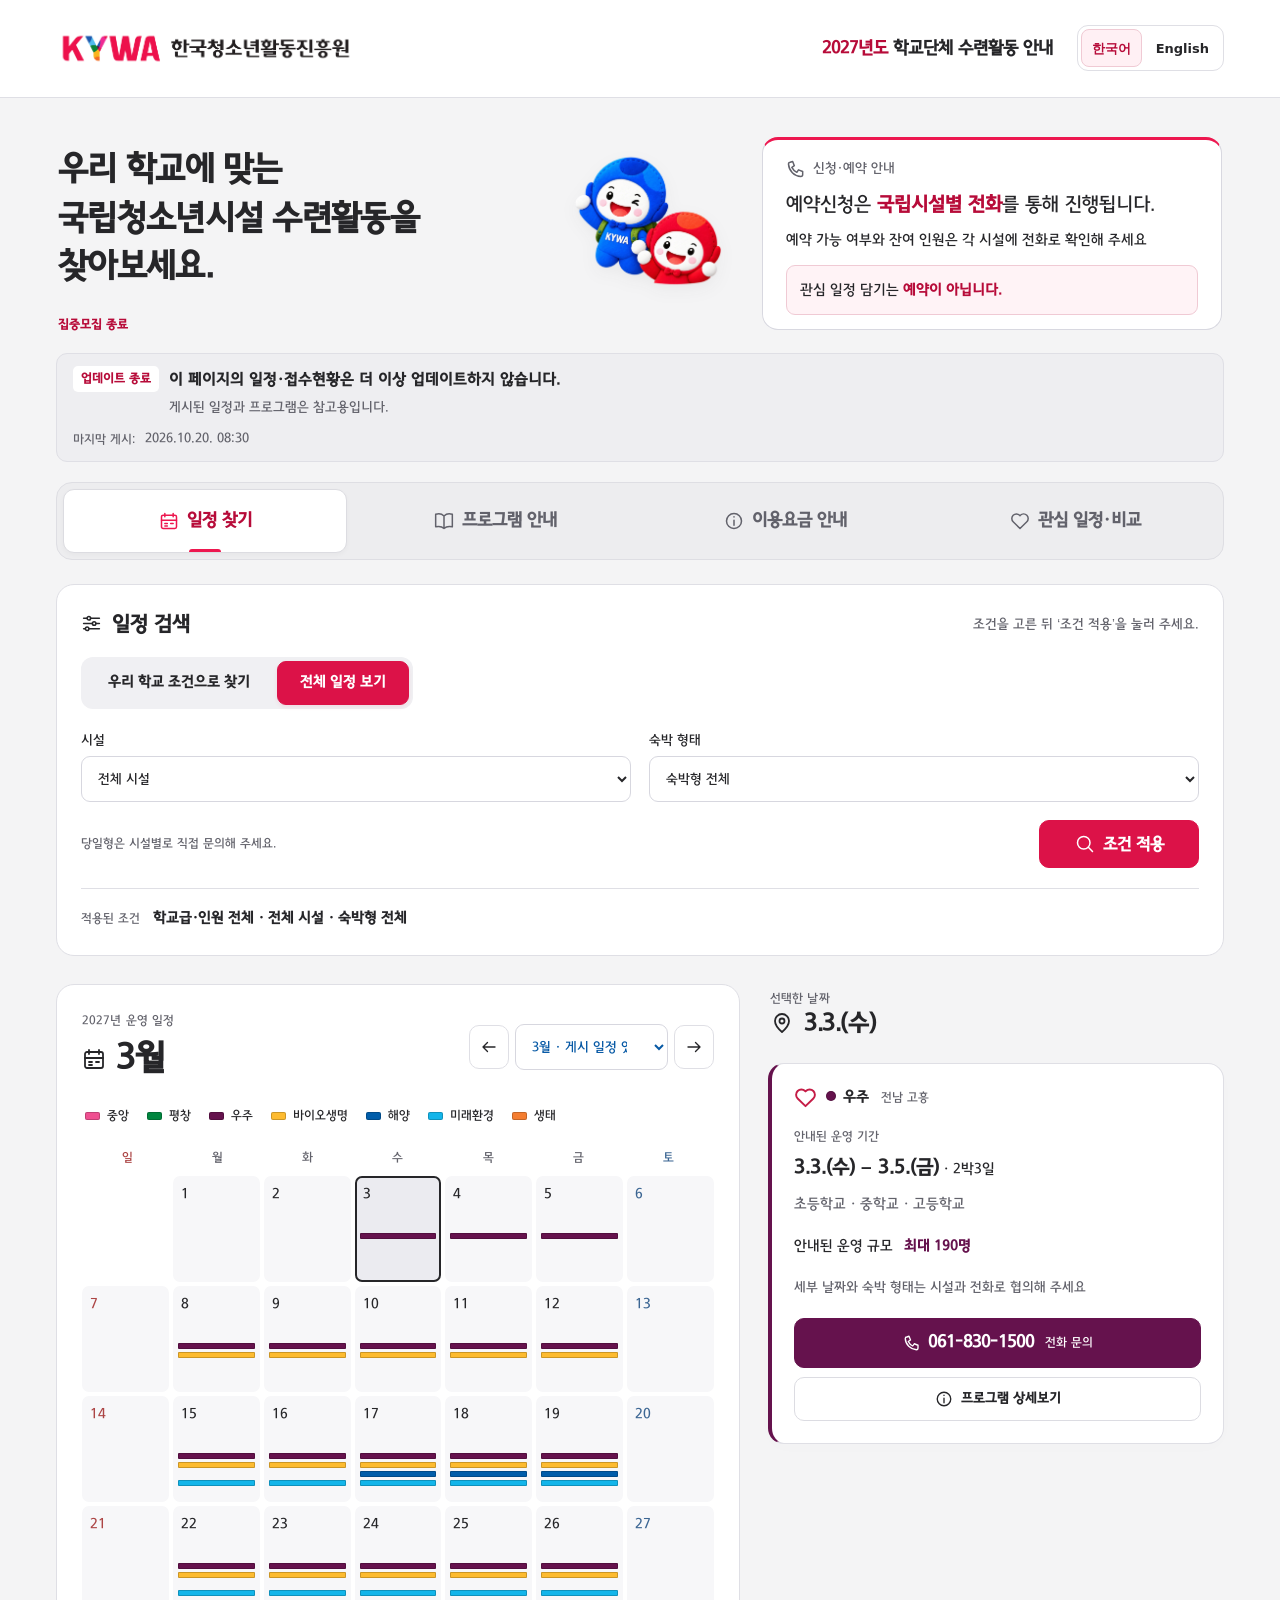
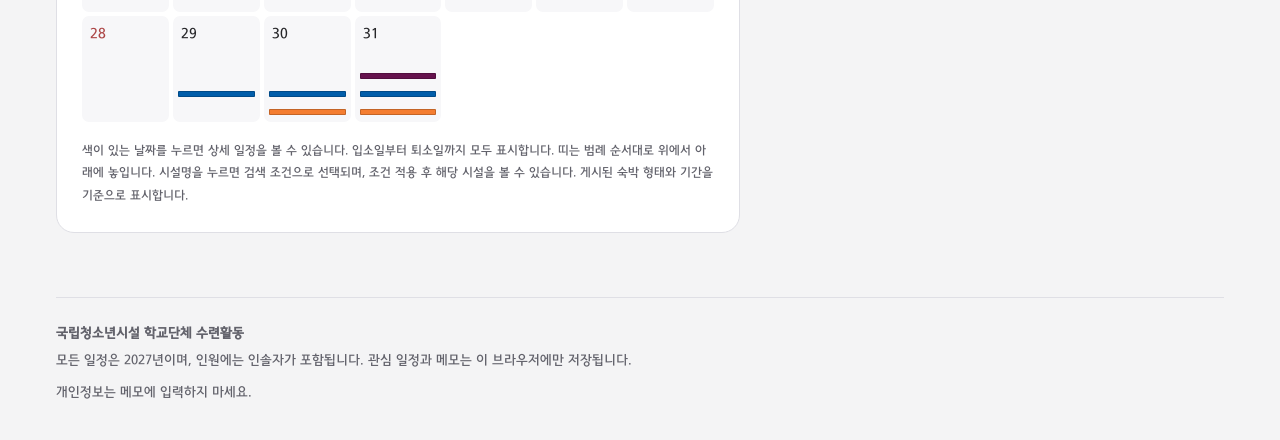
<file: index.html>
<!doctype html>
<html lang="ko"><head>
<meta charset="utf-8"><meta name="viewport" content="width=device-width, initial-scale=1"><meta name="theme-color" content="#29292D">
<meta name="site-version" content="84e7314da7d27376">
<meta name="description" content="우리 학교에 맞는 2027년 국립청소년시설 수련활동 일정과 프로그램을 확인하세요. 신청은 시설별 전화로 진행합니다.">
<meta http-equiv="Content-Security-Policy" content="default-src 'self'; script-src 'self' https://www.googletagmanager.com; style-src 'self' 'unsafe-inline'; img-src 'self' data: https://www.google-analytics.com https://*.google-analytics.com; connect-src 'self' https://www.google-analytics.com https://*.google-analytics.com; font-src 'self'; object-src 'none'; base-uri 'self'; form-action 'none'">
<title>2027 학교단체 수련활동 · 국립청소년시설</title><link rel="icon" href="./favicon.svg"><link rel="preload" href="./assets/fonts/Youth.ttf" as="font" type="font/ttf" crossorigin><link rel="stylesheet" href="./styles.css?v=cbb2ff485478b05b"><script src="./analytics.js"></script>
</head><body>
<a href="#main" class="skip">본문으로 건너뛰기</a>
<header class="header"><div class="header-inner"><a class="brand" href="./" aria-label="한국청소년활동진흥원 · 일정 찾기 첫 화면"><img class="brand-logo" src="./assets/brand/logos/agency.webp" alt="한국청소년활동진흥원 KYWA"></a><div class="brand-service"><span><b>2027년도</b> 학교단체 수련활동 안내</span></div><div class="language-switch" role="group" aria-label="Language / 언어" translate="no"><button type="button" data-language="ko" lang="ko" aria-pressed="true">한국어</button><button type="button" data-language="en" lang="en" aria-pressed="false">English</button></div></div></header>
<div class="shell">
<p class="english-note" lang="en" translate="no">English guide · Booking is by phone with each center. Original PDFs, logos and source images are in Korean.</p>
<section class="intro">
  <div class="intro-copy">
    <div class="intro-heading"><h1>우리 학교에 맞는<br>국립청소년시설 수련활동을 찾아보세요.</h1><div class="campaign-hero" aria-hidden="true"><picture><source srcset="./assets/campaign/hero.webp" type="image/webp"><img src="./assets/campaign/hero.png" alt="" width="320" height="320" fetchpriority="high" decoding="async"></picture></div></div>
    <div class="recruitment-period"><span class="recruitment-label">집중모집 종료</span></div>
  </div>
  <aside class="purpose-panel" aria-labelledby="purpose-heading">
    <h2 id="purpose-heading"><span data-icon="phone" aria-hidden="true"></span>신청·예약 안내</h2>
    <p class="purpose-callout">예약신청은 <strong>국립시설별 전화</strong>를 통해 진행됩니다.</p>
    <p class="phone-notice">예약 가능 여부와 잔여 인원은 각 시설에 전화로 확인해 주세요</p>
    <div class="purpose-bottom"><p>관심 일정 담기는 <strong>예약이 아닙니다.</strong></p></div>
  </aside>
</section>
<section class="update-panel" aria-label="일정·접수현황 안내">
  <div class="archive-notice"><span class="archive-label">업데이트 종료</span><div><strong>이 페이지의 일정·접수현황은 더 이상 업데이트하지 않습니다.</strong><p>게시된 일정과 프로그램은 참고용입니다.</p></div></div>
  <div class="update-meta"><span class="update-label">마지막 게시:</span><strong id="asof">정보를 불러오는 중입니다</strong></div>
</section>
<aside id="site-update" class="site-update" hidden aria-labelledby="site-update-title">
  <div role="status" aria-live="polite"><strong id="site-update-title">새로운 안내가 업데이트되었습니다.</strong><p>작성 중인 내용을 마친 뒤 새 화면을 확인해 주세요.</p><p class="site-update-help">화면이 그대로면 Windows PC에서 <span class="refresh-shortcut"><kbd>Ctrl</kbd> + <kbd>Shift</kbd> + <kbd>R</kbd></span>을 눌러 주세요.</p></div>
  <button type="button" id="site-update-reload">새 화면 보기</button>
</aside>
<div id="notice" role="status" aria-live="polite"></div>
<nav class="tabs" aria-label="주요 메뉴"><button data-tab="search" aria-current="page"><span class="tab-name"><span data-icon="calendar" aria-hidden="true"></span><span>일정 찾기</span></span></button><button data-tab="programs"><span class="tab-name"><span data-icon="book" aria-hidden="true"></span><span>프로그램 안내</span></span></button><button data-tab="fees"><span class="tab-name"><span data-icon="info" aria-hidden="true"></span><span>이용요금 안내</span></span></button><button data-tab="saved"><span class="tab-name"><span data-icon="heart" aria-hidden="true"></span><span>관심 일정·비교</span></span></button></nav>
<main id="main" tabindex="-1"><p class="loading">일정을 준비하고 있습니다.</p></main>
<footer><strong>국립청소년시설 학교단체 수련활동</strong><p>모든 일정은 2027년이며, 인원에는 인솔자가 포함됩니다. 관심 일정과 메모는 이 브라우저에만 저장됩니다.</p><p>개인정보는 메모에 입력하지 마세요.</p></footer>
</div><dialog id="detail" aria-labelledby="dialog-title"></dialog><div id="toast" role="status" aria-live="polite"></div>
<noscript><p>이 페이지는 JavaScript가 필요합니다. 브라우저 설정에서 JavaScript를 허용해 주세요.</p></noscript>
<script type="module" src="./app.mjs?v=84e7314da7d27376"></script></body></html>
</file>
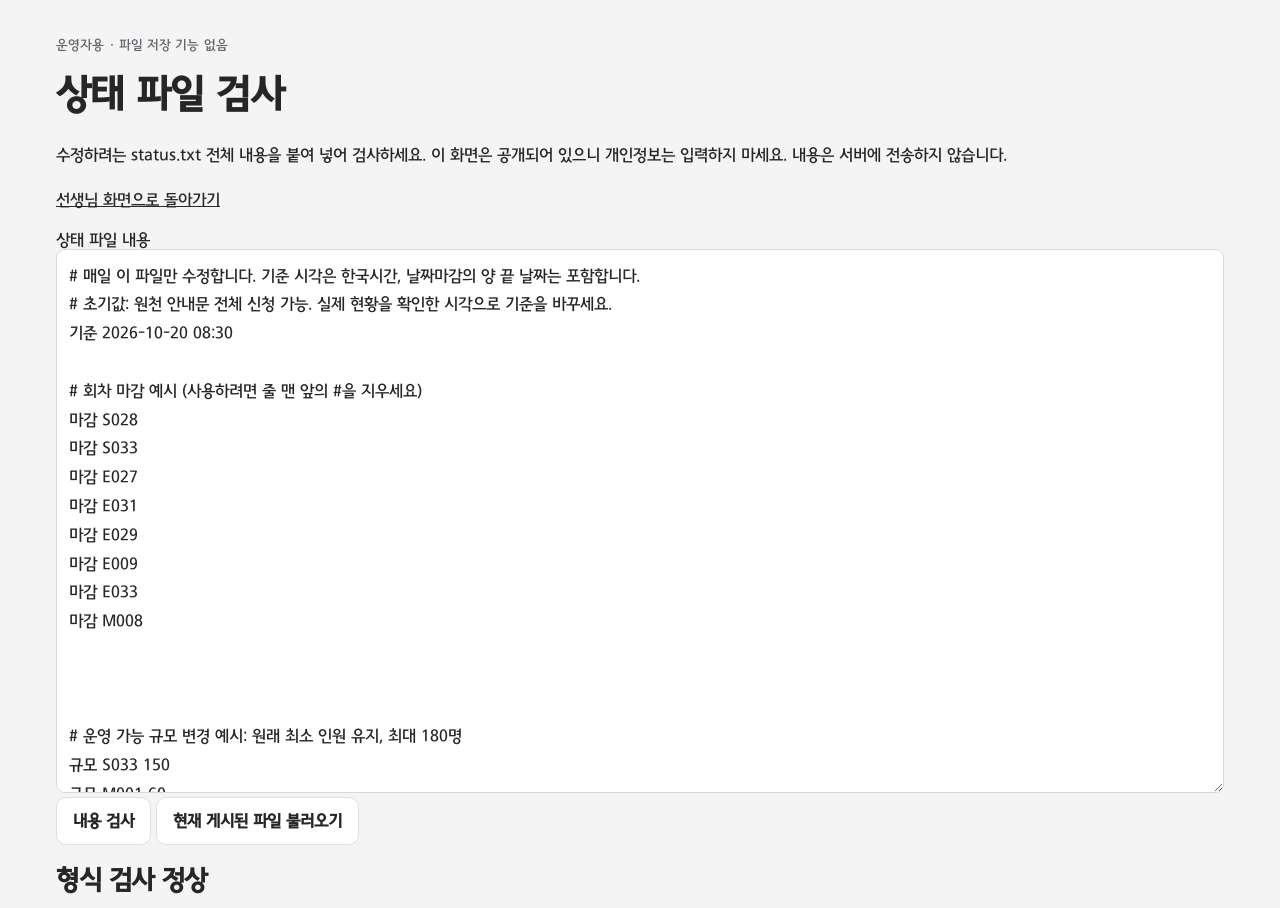
<file: check.html>
<!doctype html><html lang="ko"><head><meta charset="utf-8"><meta name="viewport" content="width=device-width,initial-scale=1"><title>운영자 상태 파일 검사</title><link rel="stylesheet" href="./styles.css?v=ffeaf8eb51900e8d"><meta http-equiv="Content-Security-Policy" content="default-src 'self'; script-src 'self'; style-src 'self'; connect-src 'self'; object-src 'none'; base-uri 'self'; form-action 'none'"></head><body><main class="shell"><p class="eyebrow">운영자용 · 파일 저장 기능 없음</p><h1>상태 파일 검사</h1><p>수정하려는 status.txt 전체 내용을 붙여 넣어 검사하세요. 이 화면은 공개되어 있으니 개인정보는 입력하지 마세요. 내용은 서버에 전송하지 않습니다.</p><p><a href="./">선생님 화면으로 돌아가기</a></p><label for="status-input">상태 파일 내용</label><textarea id="status-input" rows="18" spellcheck="false"></textarea><p><button id="check">내용 검사</button> <button id="load">현재 게시된 파일 불러오기</button></p><section id="check-result" role="status" aria-live="polite"></section><p class="small-note">검사가 정상이더라도 실제 접수 여부는 시설에 확인하세요. 확인 후 GitHub status.txt에서 별도로 저장해야 합니다.</p></main><script type="module" src="./check.mjs?v=ffeaf8eb51900e8d"></script></body></html>
</file>
<file: styles.css>
/* Original Youth TTF is hosted locally and kept unmodified. */
@font-face{font-family:"Youth";src:url("./assets/fonts/Youth.ttf") format("truetype");font-style:normal;font-weight:400;font-display:swap;unicode-range:U+0000-02FF,U+1100-11FF,U+3130-318F,U+AC00-D7AF}
:root{color-scheme:light;--ink:#262629;--muted:#62626B;--action:#29292D;--line:#DFDFE5;--paper:#F4F4F5;--white:#FFFFFF;--brand:#ED174F;--brand-ink:#B70B39;--brand-action:#DC1248;font-family:"Youth","Malgun Gothic","Apple SD Gothic Neo",-apple-system,BlinkMacSystemFont,"Segoe UI",sans-serif;font-size:16px;color:var(--ink);background:var(--paper)}
*{box-sizing:border-box}
body{margin:0}
button,input,select,textarea{font:inherit}
button,a,input,select,textarea{-webkit-tap-highlight-color:transparent}
button{min-height:44px;padding:11px 16px;border:1px solid var(--line);border-radius:10px;color:inherit;background:#FFFFFF;font-weight:700;line-height:1.5;cursor:pointer;transition:background .15s,border-color .15s,color .15s}
button:hover:not(:disabled){background:#F0F0F3;border-color:#AAAAB3}
button:disabled{cursor:default;opacity:.45}
a{color:var(--action)}
:is(a,button,select,input,summary,textarea){touch-action:manipulation}
:is(button,a,input,select,summary,textarea):focus-visible{outline:3px solid #005DAA;outline-offset:3px}
h1,h2,h3,h4,p{margin-top:0}
h1,h2,h3,h4{font-weight:700}
h1{font-size:clamp(28px,3vw,40px);letter-spacing:-.7px;line-height:1.45;margin-bottom:18px}
h2{font-size:26px;letter-spacing:-.4px;line-height:1.5}
h3{font-size:20px;line-height:1.6}
h4{font-size:17px;line-height:1.6}
p{line-height:1.8}
small{font-size:13px}
img{max-width:100%}
.muted{color:var(--muted);font-weight:400}
.skip{position:absolute;top:-100px;left:16px;z-index:10;padding:16px;background:#FFFFFF}
.skip:focus{top:8px}
.sr-only{position:absolute;width:1px;height:1px;padding:0;margin:-1px;overflow:hidden;clip:rect(0,0,0,0);white-space:nowrap;border:0}
.shell{max-width:1240px;margin:auto;padding:34px 36px 24px}
.eyebrow{font-size:13px;letter-spacing:.1px;font-weight:400;color:var(--muted);margin-bottom:10px}
.small-note{font-size:13px;color:var(--muted);line-height:1.8;margin:12px 0 0}

/* Full-color official marks have independent white space and retain their aspect ratio. */
.header{background:#FFFFFF;border-bottom:1px solid var(--line)}
.header-inner{max-width:1240px;margin:auto;padding:21px 36px;display:flex;align-items:center;justify-content:space-between;gap:24px}
.brand{display:flex;align-items:center;flex:none;color:var(--ink);text-decoration:none;padding:8px 0}
.brand-logo{display:block;width:300px;height:auto;object-fit:contain}
.brand-service{min-width:0;max-width:390px;text-align:right;font-size:17px;line-height:1.6;font-weight:700;word-break:keep-all}
@media(min-width:760px){.brand-service{margin-left:auto}}
.brand-service b{color:#B70B39}
.brand-service small{display:block;margin-top:4px;color:var(--muted);font-size:12px;font-weight:400}
.intro{display:grid;grid-template-columns:minmax(0,1fr) minmax(340px,460px);align-items:center;gap:38px;padding:4px 2px 22px}
.intro-copy{min-width:0;max-width:780px}
.intro-heading{display:grid;grid-template-columns:minmax(0,1fr) 154px;align-items:center;gap:12px;margin-bottom:18px}
.intro h1{font-size:clamp(28px,2.6vw,36px);line-height:1.45;margin:0 0 21px;word-break:keep-all}
.intro-heading h1{margin:0}
.campaign-hero{display:flex;align-items:center;justify-content:center;min-width:0;pointer-events:none}
.campaign-hero picture,.facility-hero-art picture,.picker-name picture{display:block}
.campaign-hero img{display:block;width:154px;height:164px;object-fit:contain;filter:drop-shadow(0 6px 8px #29292D0D)}
.recruitment-period{display:flex;align-items:baseline;gap:4px 9px;flex-wrap:wrap;font-size:13px;font-weight:700;color:var(--ink)}
.recruitment-label{display:inline-block;flex:none;font-size:12px;font-weight:700;color:var(--brand-ink)}
.recruitment-period p{margin:0;line-height:1.7;white-space:nowrap}
.recruitment-year{font-weight:700}
.recruitment-period time{display:inline-block;white-space:nowrap}
.date-separator{color:var(--muted);padding:0 3px}
.purpose-panel{padding:19px 23px 14px;background:var(--white);border:1px solid #D8D8E0;border-top:3px solid var(--brand);border-radius:16px;min-width:0}
.purpose-panel h2{display:flex;align-items:center;gap:7px;margin:0 0 10px;color:var(--muted);font-size:13px;letter-spacing:0;font-weight:400}
.purpose-callout{margin:0 0 8px;font-size:19px;line-height:1.65;word-break:keep-all;overflow-wrap:break-word}
.purpose-callout strong{color:var(--brand-ink);font-weight:700}
.phone-notice{margin:0;color:var(--ink);font-size:14px;line-height:1.75;word-break:keep-all;overflow-wrap:break-word}
.purpose-bottom{display:flex;align-items:center;justify-content:space-between;gap:9px;margin-top:12px;padding:12px 13px;background:#FFF3F6;border:1px solid #F0CAD4;border-radius:9px}
.purpose-bottom p{font-size:14px;color:var(--ink);line-height:1.75;margin:0;word-break:keep-all}
.purpose-bottom strong{font-weight:700;color:var(--brand-ink)}
.update-panel{padding:12px 16px;background:#EEEEF1;border:1px solid #DFDFE5;border-radius:11px;display:flex;align-items:center;justify-content:space-between;gap:10px 20px;flex-wrap:wrap}
.archive-notice{display:flex;align-items:flex-start;gap:10px;flex:1 1 100%;min-width:0;line-height:1.7;word-break:keep-all;overflow-wrap:break-word}
.archive-label{flex:none;padding:3px 8px;border-radius:5px;background:#FFFFFF;color:var(--brand-ink);font-size:12px;font-weight:700}
.archive-notice strong{font-size:15px;color:var(--ink)}
.archive-notice p{margin:3px 0 0;font-size:13px;color:var(--muted)}
.update-panel .update-meta{font-size:12px;gap:6px 10px}
.update-panel #asof{font-size:13px;font-weight:400;color:var(--muted)}
.update-meta,.update-actions{display:flex;align-items:center;gap:10px;flex-wrap:wrap;min-width:0}
.update-label{color:var(--muted);font-size:12px;white-space:nowrap}
#asof{font-size:19px;line-height:1.5}
#freshness{font-size:11px;color:#765600;background:#FFF6E5;border-radius:4px;padding:4px 6px;line-height:1.5}
#freshness:empty{display:none}
.update-actions p{font-size:12px;color:var(--muted);margin:0}
.update-actions #refresh{background:var(--white);min-height:44px}
.text-button{background:transparent;font-size:13px;min-height:38px;padding:7px 10px;border-color:#D4D4DB}
/* Navigation uses one agency accent; facility colors belong to schedule content. */
.tabs{display:grid;grid-template-columns:repeat(4,minmax(0,1fr));gap:6px;margin:20px 0 24px;padding:6px;border:1px solid #DEDEE3;border-radius:16px;background:#EDEDEF}
.tabs button{position:relative;display:flex;align-items:center;justify-content:center;gap:12px;min-width:0;min-height:64px;padding:14px 16px;border:1px solid transparent;border-radius:11px;background:transparent;color:var(--muted);font-size:17px;box-shadow:none}
.tabs button::after{content:'';position:absolute;bottom:0;left:calc(50% - 16px);width:32px;height:3px;border-radius:3px 3px 0 0;background:transparent}
.tabs button:hover:not(:disabled){background:#F8F8FA;border-color:transparent;color:var(--ink)}
.tabs button[aria-current],.tabs button[aria-current]:hover:not(:disabled){background:var(--white);border-color:#DCDCE1;color:var(--brand-ink);box-shadow:0 2px 5px #18181B08}
.tabs button[aria-current]::after{background:var(--brand)}
.tabs button[aria-current] .tab-name .icon{color:var(--brand)}
.tabs button:focus-visible{outline:2px solid var(--brand);outline-offset:3px}
.tab-name{display:inline-flex;align-items:center;justify-content:center;gap:8px;min-width:0}

/* Date cells keep seven solid tracks in fixed positions; no labels, patterns or pictograms. */
.finder{padding:24px;background:#FFFFFF;border:1px solid var(--line);border-radius:18px;margin-bottom:28px}
.finder-heading{display:flex;align-items:center;justify-content:space-between;gap:12px;margin-bottom:18px}
.finder-heading .section-kicker{font-size:20px;letter-spacing:0;margin:0}
.finder-heading p{font-size:13px;color:var(--muted);line-height:1.7;margin:0}
.section-kicker{font-weight:700;font-size:18px;margin-bottom:18px}
.mode-switch{display:inline-flex;gap:4px;background:#F0F0F3;padding:4px;border-radius:12px;margin-bottom:24px}
.mode-switch button{background:transparent;border-color:transparent;padding:10px 22px;font-size:14px;min-height:44px;border-radius:9px}
/* A slightly deeper agency red keeps small white button labels above 4.5:1. */
.mode-switch [aria-pressed=true]{background:var(--brand-action);border-color:var(--brand-action);color:#FFFFFF;box-shadow:0 2px 4px #ED174F18}
.mode-switch [aria-pressed=true]:hover:not(:disabled){background:var(--brand-ink);border-color:var(--brand-ink);color:#FFFFFF}
.mode-switch button:focus-visible{outline-color:var(--brand)}
.filters{display:grid;grid-template-columns:1fr 1.4fr 1fr 1fr;gap:18px}
.finder .filters{grid-template-columns:repeat(4,minmax(0,1fr))}
.finder[data-active-mode=all] .filters{grid-template-columns:repeat(2,minmax(0,1fr))}
.filters label,.section-heading label{display:flex;flex-direction:column;gap:9px;font-size:13px;font-weight:400;min-width:0}
.filters label .muted{display:contents;font-size:12px}
select,input,textarea{border:1px solid #D7D7DF;border-radius:9px;background:#FFFFFF;padding:12px;color:var(--ink);min-width:0;width:100%;min-height:46px;line-height:1.5}
select{padding-right:24px}
textarea{resize:vertical;line-height:1.8}
.filter-actions{display:flex;align-items:center;justify-content:space-between;gap:16px;margin-top:18px}
.filter-actions .day-visit-note{margin:0;font-size:12px}
#apply-filters{display:inline-flex;align-items:center;justify-content:center;gap:8px;flex:none;min-width:160px;min-height:46px;padding:11px 22px;background:var(--brand-action);border-color:var(--brand-action);color:var(--white)}
#apply-filters:hover:not(:disabled){background:var(--brand-ink);border-color:var(--brand-ink)}
#apply-filters:focus-visible{outline-color:var(--brand)}
.draft-status{font-size:13px;line-height:1.7;color:var(--muted);margin:12px 0 0}
.draft-status:empty{display:none}
.draft-status.is-pending,.draft-status.is-error{padding:10px 13px;background:#FFF3F6;border-left:3px solid var(--brand);border-radius:5px;color:var(--brand-ink)}
.draft-status.is-error{font-weight:700}
.feedback-area{border-top:1px solid var(--line);margin-top:20px;padding-top:17px;scroll-margin-top:20px}
.filter-summary{display:flex;align-items:baseline;flex-wrap:wrap;gap:6px 13px;color:var(--ink);font-size:14px;line-height:1.8;margin:0}
.applied-label{font-size:12px;font-weight:400;color:var(--muted);white-space:nowrap}
.filter-summary strong{font-weight:700}
.schedule-layout{display:grid;grid-template-columns:minmax(0,1.5fr) minmax(300px,1fr);gap:28px;align-items:start}
.calendar-panel{min-width:0;padding:25px;background:#FFFFFF;border:1px solid var(--line);border-radius:18px}
.calendar-title{display:flex;align-items:center;justify-content:space-between;gap:12px;margin-bottom:15px}
.calendar-title h2{font-size:34px;margin:5px 0 0}
.calendar-title .eyebrow{font-size:12px}
.month-controls{display:flex;gap:6px;align-items:center}
.month-controls button{padding:8px 10px;min-width:38px}
.month-controls select{width:153px;font-size:13px}
.month-controls select.month-open,.month-controls option.month-open{color:#0759A5}
.month-controls select.month-closed,.month-controls option.month-closed{color:#C62828}
.month-message{font-size:13px;line-height:1.8;color:var(--muted);margin:0 0 14px}
.month-message .text-button{margin-top:6px;font-size:12px}
.legend{display:flex;flex-wrap:wrap;gap:5px 12px;margin:15px 0 18px;color:var(--ink)}
.legend button{display:inline-flex;align-items:center;gap:7px;background:transparent;border:1px solid transparent;padding:6px 2px;min-height:34px;font-size:12px;font-weight:400}
.legend button:hover:not(:disabled){background:#F4F4F6;border-color:#D4D4DB}
.legend i{width:15px;height:8px;border-radius:2px;background:var(--facility);box-shadow:inset 0 0 0 1px #0003;flex:none}
.weekdays,.calendar{display:grid;grid-template-columns:repeat(7,minmax(0,1fr))}
.weekdays{text-align:center;font-size:12px;color:var(--muted);margin-bottom:12px}
.weekdays span:first-child{color:#AC4545}
.weekdays span:last-child{color:#3C6693}
.calendar{gap:4px}
.day{position:relative;min-width:0;min-height:106px;padding:8px 4px 6px;border:1px solid transparent;border-radius:7px;display:flex;flex-direction:column;justify-content:space-between;gap:6px;background:#F7F7F9}
.day:hover:not(:disabled){border-color:#B5B5BF;background:#EEEEF2}
.day.selected{border:2px solid var(--ink);padding:7px 3px 5px;background:#EBEBF0}
.day-number{align-self:flex-start;font-size:14px;font-weight:400;line-height:19px;margin-left:3px;z-index:1}
.day:nth-child(7n+1) .day-number{color:#AC4545}
.day:nth-child(7n) .day-number{color:#3C6693}
.tracks{display:flex;flex-direction:column;gap:3px;width:100%}
.track{display:block;flex:none;height:6px;border-radius:1px;background:transparent}
.track.active{background:var(--facility);box-shadow:inset 0 0 0 1px #0003}
.day.single .tracks{position:absolute;inset:0;height:100%;display:block}
.day.single .track{height:100%;border-radius:5px;opacity:.5;box-shadow:none}
.day.single .day-number{background:#FFFFFFE8;border-radius:3px;padding:1px 4px;margin-left:1px;color:var(--ink)}
.calendar-help{font-size:12px;color:var(--muted);line-height:1.85;margin:18px 0 0}
.day-panel{scroll-margin-top:20px;min-width:0}
.day-heading{padding:4px 2px 12px}
.day-heading h2{font-size:23px;margin-bottom:10px}
.day-heading .eyebrow{font-size:12px}
.day-list{display:flex;flex-direction:column;gap:16px}

/* Same color footprint for every facility; darker same-hue inks protect readable text. */
.slot-card{background:#FFFFFF;border:1px solid var(--line);border-left:4px solid var(--facility);border-radius:16px;padding:22px;box-shadow:0 4px 18px #18181B03}
.card-top{display:flex;align-items:center;justify-content:space-between;gap:8px;margin-bottom:17px}
.card-identity{display:flex;align-items:center;gap:9px;min-width:0;flex-wrap:wrap}
.favorite-marker{display:inline-flex;align-items:center;gap:6px;flex:none;color:#C51C46;line-height:1.5;vertical-align:middle}
.favorite-marker .icon{width:23px;height:23px;fill:none;stroke:currentColor;stroke-width:2}
.favorite-marker.is-saved .icon{fill:currentColor;stroke:currentColor}
.save-heart{display:inline-flex;align-items:center;justify-content:center;color:#C51C46}
.save-heart .icon{fill:none;stroke:currentColor;stroke-width:2}
.save-heart.is-saved .icon,#save-slot.is-saved .save-heart .icon{fill:currentColor}
.favorite-label{font-size:12px;font-weight:400;color:#A31337}
.save-guidance,.save-feedback,.day-visit-note{font-size:13px;line-height:1.85;word-break:keep-all;overflow-wrap:break-word}
.save-guidance{padding:13px 15px;background:#FFF5F8;border:1px solid #EAC0D1;border-radius:9px;color:#713547;margin:16px 0 0}
.save-feedback{padding:12px 15px;background:#FFF0F5;border-left:3px solid #C51C46;border-radius:6px;color:#9F1539;margin:12px 0 0}
.save-feedback:empty{display:none}
.saved-shortcut{display:inline-flex;align-items:center;justify-content:center;gap:7px;margin-top:12px;font-size:13px;border-color:#EAC0D1;color:#A31337;background:#FFFFFF}
.saved-shortcut:hover:not(:disabled){border-color:#C51C46;background:#FFF0F5;color:#A31337}
.day-visit-note{color:var(--muted);margin:12px 0 0}
.facility-tag{font-size:14px;color:var(--ink);font-weight:700}
.facility-tag::before{content:'';display:inline-block;width:10px;height:10px;border-radius:50%;background:var(--facility,var(--action));box-shadow:inset 0 0 0 1px #0003;margin-right:7px}
.facility-tag span{font-weight:400;font-size:12px;margin-left:8px;color:var(--muted)}
.slot-card h3{font-size:19px;margin-bottom:8px}
.slot-card p{font-size:14px;margin-bottom:12px}
.slot-card .capacity{margin:17px 0;font-size:14px}
.capacity strong{display:inline-block;margin-left:7px;color:var(--facility-ink,var(--action))}
.period-label,.slot-card .period-label{font-size:12px;color:var(--muted);margin:0 0 6px;font-weight:400}
.stay-label{font-size:14px;font-weight:400;line-height:1.8}
.consult-notice,.slot-card .consult-notice{font-size:13px;line-height:1.8;color:var(--muted);margin:15px 0 19px}
.slot-card h3,.saved-card h3,.consult-notice,.month-message,.filter-summary{word-break:keep-all;overflow-wrap:break-word}
.card-actions{display:flex;gap:9px;flex-direction:column}
.card-actions>button{font-size:13px;background:#FFFFFF;border-color:#DCDCE2}
.phone{display:flex;justify-content:center;align-items:center;gap:7px;text-decoration:none;font-size:17px;font-weight:700;min-height:48px;border-radius:10px;background:var(--action);color:#FFFFFF;border:1px solid var(--action);padding:11px 12px;white-space:nowrap;line-height:1.5}
.phone:hover{background:#44444A;color:#FFFFFF}
.phone-label{font-size:12px;font-weight:400;margin-left:4px}
.empty{padding:40px 26px;text-align:center;background:#EEEEF2;border-radius:16px;color:var(--muted)}
.empty>span{display:block;margin-bottom:14px;color:#767680}
.empty h3{font-size:18px;color:var(--ink);margin-bottom:12px}
.empty p{font-size:14px}
.empty.wide{grid-column:1/-1;padding:46px 24px}
.empty-art{width:150px;display:flex;align-items:center;justify-content:center;background:#FFFFFF;border-radius:18px;padding:15px;margin:0 auto 20px}
.empty-art img{display:block;width:120px;height:auto;object-fit:contain}
.warning{padding:16px 18px;background:#FFF6E5;border:1px solid #E9D7AE;border-radius:10px;font-size:14px;color:#73532A;margin:15px 0}
.info-box{background:#F5F5F8;border-left:3px solid #A1A1AA;padding:17px 19px;font-size:14px;color:#52525B;line-height:1.85}
.section-heading{display:flex;align-items:center;justify-content:space-between;gap:20px;margin-bottom:28px}
.section-heading h2{margin-bottom:0}
.section-heading select{min-width:160px}

/* Official logos retain white clear space; campaign artwork keeps its original colors. */
.facility-theme{--muted:#62626B}
.programs.facility-theme{padding:0;border:0;background:transparent}
.program-page-heading{margin-bottom:24px;align-items:flex-end}
.program-page-heading h2{font-size:28px;letter-spacing:-.4px}
.program-page-heading h2>.icon{color:#6C6C75;width:24px;height:24px}
.program-page-heading .eyebrow{font-size:13px;margin-bottom:8px}
.program-facility-picker{padding:20px;margin-bottom:24px;background:#FFFFFF;border:1px solid var(--line);border-radius:16px;box-shadow:0 3px 12px #18181B04}
.program-picker-heading{display:flex;align-items:baseline;justify-content:space-between;gap:8px 20px;flex-wrap:wrap;margin-bottom:15px}
.program-picker-heading h3{font-size:18px;margin:0;color:var(--ink)}
.program-picker-heading p{font-size:13px;margin:0;color:var(--muted)}
.program-facility-options{display:grid;grid-template-columns:repeat(7,minmax(0,1fr));gap:8px}
.program-facility-options button{display:flex;flex-direction:column;align-items:center;justify-content:center;gap:6px;min-width:0;min-height:132px;padding:12px 6px;background:#FAFAFC;border:1px solid var(--line);border-radius:12px;color:var(--muted)}
.program-facility-options .picker-name{display:flex;flex-direction:column;align-items:center;justify-content:center;gap:7px;font-size:14px;white-space:nowrap}
.picker-illustration{display:block;width:60px;height:60px;object-fit:contain;pointer-events:none}
.program-facility-options small{font-size:11px;font-weight:400}
.program-facility-options button[aria-pressed=true]{background:var(--facility-tint);border-color:var(--facility-ink);box-shadow:inset 0 -3px 0 var(--facility-ink);color:var(--facility-ink)}
.program-facility-options button:hover{background:var(--facility-tint);border-color:var(--facility-border);color:var(--facility-ink)}
.facility-hero{display:grid;grid-template-columns:minmax(0,1fr) 246px;gap:26px 36px;align-items:center;padding:32px 34px 24px;margin-bottom:32px;border:1px solid var(--facility-border);border-top:5px solid var(--facility);border-radius:22px;background:var(--facility-tint)}
.facility-hero-copy{min-width:0}
.facility-overline{display:flex;align-items:center;gap:12px;flex-wrap:wrap;margin-bottom:18px;font-size:12px;color:var(--facility-ink)}
.location-pill{display:inline-flex;align-items:center;min-height:29px;padding:5px 11px;border-radius:20px;background:#FFFFFF;border:1px solid var(--facility-border);font-weight:700}
.facility-logo-panel{display:flex;align-items:center;max-width:100%;min-height:106px;background:#FFFFFF;padding:26px 28px;border:1px solid #E8E8EC;border-radius:13px}
.facility-logo{display:block;width:510px;max-width:100%;height:auto;max-height:86px;object-fit:contain;object-position:left center}
.facility-hero-description{max-width:620px;color:var(--facility-ink);font-size:19px;font-weight:700;line-height:1.75;margin:20px 0 0;word-break:keep-all;overflow-wrap:break-word}
.facility-hero-art{position:relative;display:flex;align-items:center;justify-content:center;min-width:0;margin:0;padding:12px;isolation:isolate}
.facility-hero-art::before{content:'';position:absolute;inset:12% 6%;border-radius:50%;background:#FFFFFF85;z-index:-1}
.facility-hero-art img{display:block;width:216px;height:216px;object-fit:contain;filter:drop-shadow(0 8px 9px #29292D10)}
.facility-contact{grid-column:1/-1;display:flex;align-items:center;justify-content:space-between;gap:24px;min-width:0;padding:20px 22px;background:#FFFFFF;border:1px solid var(--facility-border);border-radius:13px}
.facility-contact>div{min-width:0}
.contact-label{display:block;color:var(--facility-ink);font-weight:700;font-size:14px;margin-bottom:9px}
.facility-contact p{font-size:13px;line-height:1.8;color:var(--muted);margin:0}
.facility-contact-actions{display:flex;flex-direction:column;gap:8px;flex:none;min-width:258px}
.program-download{display:inline-flex;align-items:center;justify-content:center;gap:7px;min-height:44px;padding:10px 13px;border:1px solid var(--facility-border);border-radius:10px;background:#FFFFFF;color:var(--facility-ink);font-size:13px;font-weight:700;text-align:center;text-decoration:none}
.program-download:hover{background:var(--facility-tint);border-color:var(--facility-ink)}
.program-download .icon{width:18px;height:18px;flex:none}
.detail-summary-actions{display:flex;align-items:center;justify-content:space-between;gap:10px 20px;flex-wrap:wrap;margin-top:12px}
.detail-summary-actions .detail-consult{margin:0;flex:1 1 240px}
.detail-summary-actions .program-download{flex:0 1 auto}
.facility-specific-note{margin:8px 0 0!important;color:var(--facility-ink);font-size:13px!important;font-weight:700}
.facility-photo-section{margin:24px 0 0}
.photo-disclosure{border:1px solid var(--line);border-radius:13px;background:#FFFFFF;overflow:hidden}
.photo-disclosure>summary{display:flex;align-items:center;justify-content:space-between;gap:12px;list-style:none;padding:17px 18px;font-size:15px;font-weight:700;color:var(--facility-ink);cursor:pointer}
.photo-disclosure>summary::-webkit-details-marker{display:none}
.photo-disclosure>summary::marker{content:''}
.photo-disclosure>summary:hover{background:var(--facility-tint)}
.photo-disclosure>summary:focus-visible{outline-offset:-4px}
.photo-disclosure>summary .with-icon{gap:9px}
.photo-disclosure>summary .icon{width:19px;height:19px}
.photo-chevron{display:flex;transform:rotate(90deg)}
.photo-disclosure[open] .photo-chevron{transform:rotate(-90deg)}
.photo-disclosure>.facility-photo-grid{padding:0 16px 16px}
.facility-photo-grid{display:grid;grid-template-columns:repeat(4,minmax(0,1fr));gap:14px}
.facility-photo-grid figure{min-width:0;margin:0}
.photo-frame{position:relative;display:block;width:100%;height:auto;min-height:0;aspect-ratio:4/3;padding:0;border:0;background:#F4F4F6;border-radius:12px;overflow:hidden;cursor:zoom-in}
.photo-frame img{display:block;width:100%;height:100%;object-fit:cover}
.photo-frame:hover{box-shadow:0 0 0 2px var(--facility-border)}
.photo-zoom{position:absolute;right:8px;bottom:8px;display:grid;place-items:center;width:28px;height:28px;border-radius:50%;color:#FFFFFF;background:#18181BCC;pointer-events:none}
.photo-zoom .icon{width:16px;height:16px}
.partnership-card{padding:16px;border:1px solid var(--facility-border);border-radius:14px;background:#FFFFFF}
.partnership-card h3{margin:0 0 12px;font-size:15px;line-height:1.6;color:var(--facility-ink)}
.partnership-preview{display:block;width:100%;padding:0;overflow:hidden;background:#FFFFFF;border:1px solid var(--facility-border);border-radius:9px;cursor:zoom-in}
.partnership-preview img{display:block;width:100%;height:auto}
.partnership-preview span{display:block;padding:10px 8px;font-size:12px;line-height:1.6;background:var(--facility-tint);color:var(--facility-ink)}
@media(max-width:650px){.facility-photo-grid{grid-template-columns:repeat(2,minmax(0,1fr));gap:10px}.detail-summary-actions .program-download{width:100%;font-size:12px}.detail-summary-actions{gap:10px}}
.facility-contact-actions>button{font-size:13px;color:var(--facility-ink);background:#FFFFFF;border-color:var(--facility-border)}
.facility-contact-actions>button:hover{background:var(--facility-tint);border-color:var(--facility-ink)}
.facility-theme .phone{color:#FFFFFF;background:var(--facility-ink);border-color:var(--facility-ink)}
.facility-theme .phone:hover{background:var(--facility-ink);filter:brightness(.92)}
.facility-title{color:var(--facility-ink,var(--ink));word-break:keep-all;overflow-wrap:break-word}
.program-layout{display:grid;grid-template-columns:minmax(0,1fr) 286px;gap:28px;align-items:start}
.program-content,.program-aside{min-width:0}
.program-list-heading{display:flex;align-items:baseline;justify-content:space-between;gap:12px;flex-wrap:wrap;margin-bottom:16px}
.program-list-heading h3{font-size:20px;margin:0}
.program-list-heading p{font-size:12px;color:var(--muted);margin:0}
.program-aside{display:flex;flex-direction:column;gap:16px}
.program-guide{background:#FFFFFF;border:1px solid var(--line);border-radius:16px;padding:24px}
.meal-info h4{font-size:17px;margin:0 0 18px}
.meal-count{display:flex;align-items:baseline;gap:10px;flex-wrap:wrap;margin:0}
.meal-count strong{font-size:29px;font-weight:700;line-height:1.4;color:var(--facility-ink,var(--ink))}
.meal-count>span{font-size:12px;color:var(--muted)}
.meal-info .small-note{font-size:13px;margin-top:18px}
.meal-footnote{padding-top:14px;margin:16px 0 0;border-top:1px solid #E8E8EE;font-size:12px;line-height:1.85;color:var(--muted)}
.adaptation-note{padding:22px;background:var(--facility-soft);border:1px solid var(--facility-border);border-radius:16px}
.guide-label{font-size:13px;font-weight:700;color:var(--facility-ink)}
.adaptation-note p{font-size:13px;color:#565660;line-height:1.85;margin:11px 0 0;word-break:keep-all;overflow-wrap:break-word}
.program-accordion{background:#FFFFFF;border:1px solid var(--line);border-radius:15px;margin:0 0 14px;overflow:hidden}
.program-accordion>summary{list-style:none;display:grid;grid-template-columns:auto minmax(0,1fr) auto;align-items:center;gap:18px;padding:24px;background:#FFFFFF;border:0;color:var(--ink);cursor:pointer;transition:background .15s}
.program-accordion>summary::-webkit-details-marker{display:none}
.program-accordion>summary::marker{content:''}
.program-accordion>summary:hover{background:var(--facility-tint,#F7F7F9)}
.program-accordion[open]{border-color:var(--facility-border,var(--line))}
.program-accordion[open]>summary{background:var(--facility-tint,#F7F7F9);border-bottom:1px solid var(--facility-border,var(--line))}
.course-grade{display:inline-flex;align-items:center;justify-content:center;min-width:72px;min-height:37px;padding:8px 10px;border-radius:8px;background:var(--facility-soft,#F0F0F4);color:var(--facility-ink,var(--ink));font-size:12px;font-weight:700;white-space:nowrap}
.course-heading{min-width:0}
.program-accordion>summary strong{display:block;margin:0;font-size:19px;line-height:1.6;font-weight:700;color:var(--ink);word-break:keep-all;overflow-wrap:break-word}
.course-heading>span{display:block;font-size:12px;font-weight:400;color:var(--muted);margin-top:5px}
.course-chevron{display:inline-flex;align-items:center;justify-content:center;width:31px;height:31px;border:1px solid #E0E0E7;background:#FFFFFF;border-radius:50%;color:var(--muted);flex:none}
.course-chevron .icon{width:16px;height:16px;transform:rotate(90deg)}
.program-accordion[open] .course-chevron{background:var(--facility-ink,var(--action));border-color:var(--facility-ink,var(--action));color:#FFFFFF}
.program-accordion[open] .course-chevron .icon{transform:rotate(-90deg)}
.program-detail{padding:28px 24px;background:#FFFFFF}
.program-detail>.eyebrow{color:var(--facility-ink,var(--muted))}
.program-detail h3{font-size:25px;margin:10px 0 22px}
.program-meta{display:grid;grid-template-columns:repeat(2,minmax(0,1fr));gap:16px;padding:18px;background:#F7F7F9;border-radius:10px;font-size:13px;color:var(--muted);line-height:1.75}
.program-meta strong{display:block;font-size:15px;font-weight:700;margin-top:6px;color:var(--ink);overflow-wrap:anywhere}
.program-detail h4{font-size:17px;margin:28px 0 15px}
.program-overview{margin:0 0 22px;padding:20px;background:var(--facility-tint,#F7F7F9);border:1px solid var(--facility-border,var(--line));border-radius:12px}
.program-detail .program-overview>h4{font-size:15px;margin:0 0 9px;color:var(--facility-ink,var(--ink))}
.program-detail .program-overview>h4:not(:first-child){margin-top:20px}
.program-overview>p{font-size:15px;line-height:1.85;margin:0;word-break:keep-all;overflow-wrap:break-word}
.course-flow{display:grid;grid-template-columns:repeat(3,minmax(0,1fr));gap:11px;list-style:none;padding:0;margin:0}
.course-flow>li{min-width:0;padding:14px;background:#FFFFFF;border:1px solid var(--facility-border,var(--line));border-radius:9px}
.flow-day{display:block;color:var(--facility-ink,var(--ink));font-size:11px;font-weight:700;margin-bottom:7px;line-height:1.5}
.course-flow strong{display:block;color:var(--ink);font-size:14px;line-height:1.7;word-break:keep-all;overflow-wrap:break-word}
.course-flow p{font-size:13px;line-height:1.8;color:var(--muted);margin:8px 0 0;word-break:keep-all;overflow-wrap:break-word}
.program-overview>.overview-source{display:block;font-size:11px;line-height:1.7;color:var(--muted);margin:13px 0 0}
.activity-details{margin-top:14px;border:1px solid var(--line);border-radius:10px;background:#FFFFFF;overflow:hidden}
.activity-details>summary{padding:16px 17px;color:var(--facility-ink,var(--ink));font-size:15px;font-weight:700;line-height:1.7;cursor:pointer;background:#F8F8FA}
.activity-details>summary:hover{background:var(--facility-tint,#F7F7F9)}
.activity-details>.activities{padding:16px}
.activities{display:grid;grid-template-columns:repeat(2,minmax(0,1fr));gap:12px}
.activities>div{background:#FFFFFF;border:1px solid #E5E5EB;border-top:3px solid var(--facility-border,var(--line));border-radius:11px;padding:18px}
.activities strong{color:var(--facility-ink,var(--ink));font-size:15px;font-weight:700}
.activities p{color:var(--muted);font-size:14px;line-height:1.85;margin:9px 0 0}
.timetable{margin-top:26px}
.timetable>summary{padding:17px;background:var(--facility-soft,#F0F0F4);color:var(--facility-ink,var(--ink));border-radius:9px;font-size:15px;font-weight:700;cursor:pointer;line-height:1.7}
.timetable table{border-collapse:collapse;table-layout:fixed;width:100%;font-size:14px;line-height:1.85}
.timetable th{text-align:left;background:var(--facility-tint,#F7F7F9);color:var(--facility-ink,var(--ink));padding:10px 12px}
.timetable td{padding:12px;border-bottom:1px solid #E7E7ED;vertical-align:top}
.timetable .time-column{width:115px;white-space:nowrap;font-size:12px}
.timetable td.time-column{color:var(--muted)}
.timetable .duration-column{width:76px;text-align:center;white-space:nowrap;font-size:12px}
.timetable td.duration-column{font-weight:700;color:var(--facility-ink,var(--ink))}
.timetable td:last-child{word-break:keep-all;overflow-wrap:anywhere}
.timetable-duration-note{font-size:12px;line-height:1.75;color:var(--muted);margin:13px 0 19px}
.timetable-activity{font-weight:700;color:var(--facility-ink,var(--ink))}
.timetable-group-heading{margin:0 0 10px;font-size:13px;font-weight:700;color:var(--ink);line-height:1.7}
.timetable-topic,.timetable-context{display:block;margin-bottom:9px;color:var(--muted);font-size:13px;font-weight:400;line-height:1.75}
.timetable-group-list{display:grid;grid-template-columns:repeat(var(--activity-columns,3),minmax(0,1fr));gap:7px;list-style:none;margin:0;padding:0}
.timetable-group-list>li{min-width:0;padding:11px;background:var(--facility-tint,#F7F7F9);border:1px solid var(--facility-border,var(--line));border-radius:8px;word-break:keep-all;overflow-wrap:anywhere}
.group-label{display:block;color:var(--muted);font-size:12px;font-weight:400;margin-bottom:5px}
.timetable-group-note{margin:10px 0 0;color:var(--muted);font-size:12px;line-height:1.75}

/* Saved candidates are local notes, not bookings. */
.compare-grid{display:grid;grid-template-columns:repeat(3,minmax(0,1fr));gap:20px}
.saved-card{min-width:0;background:#FFFFFF;border:1px solid var(--line);border-top:4px solid var(--facility);border-radius:16px;padding:23px}
.saved-card h3{font-size:19px}
.saved-card>.period-label+h3{font-size:18px;margin-bottom:14px}
.saved-card .stay-label{font-size:13px}
.remove{font-size:24px;line-height:1;border:0;min-height:40px;padding:8px;background:transparent}
.saved-state{font-size:13px;color:var(--action)}
.closed-text{display:inline-block;background:#EAEAEF;border-radius:5px;padding:5px 9px;color:#555560}
.saved-card dl{font-size:14px;margin:24px 0;line-height:1.8}
.saved-card dt{color:var(--muted);font-size:12px;margin-top:15px}
.saved-card dd{margin:4px 0 0;min-height:24px;word-break:keep-all;overflow-wrap:break-word}
.saved-card .memo-label{display:block;font-size:13px;margin-top:24px}
.memo-label textarea{margin-top:10px;font-size:16px}
.saved-card>button{width:100%;font-size:13px;margin-top:12px}
.closed{border-top-color:#B1B1BC}
.closed .facility-tag{color:var(--muted)}
footer{margin-top:64px;padding:28px 0 12px;border-top:1px solid var(--line);color:var(--muted);font-size:13px}
footer p{margin:9px 0 0}

/* A dedicated content scroller keeps course content in view and actions outside it. */
dialog{border:0;border-radius:19px;padding:0;max-width:1120px;width:calc(100% - 32px);max-height:92vh;max-height:92dvh;color:var(--ink);box-shadow:0 20px 80px #18181B33;overflow:hidden}
dialog#detail[open]{display:grid;grid-template-rows:auto minmax(0,1fr) auto;height:min(900px,92vh);height:min(900px,92dvh)}
dialog::backdrop{background:#18181B66;backdrop-filter:blur(3px)}
.dialog-header{display:flex;justify-content:space-between;align-items:center;gap:12px;padding:16px 26px;background:var(--facility-tint,#FFFFFF);border-bottom:1px solid var(--facility-border,var(--line))}
.dialog-header h2{font-size:23px;margin:5px 0 0;line-height:1.5}
.dialog-topline{display:flex;align-items:center;gap:10px;flex-wrap:wrap}
.dialog-topline .eyebrow{margin:0;font-size:12px}
.dialog-topline .favorite-marker .icon{width:19px;height:19px}
.dialog-topline .favorite-label{font-size:11px}
.dialog-header>div{min-width:0}
.dialog-header>button{flex:none;border:1px solid var(--facility-border,var(--line));border-radius:50%;width:40px;min-height:40px;font-size:26px;padding:6px;background:#FFFFFF}
.dialog-header>button:hover:not(:disabled){background:#FFFFFFB3}
.detail-scroll{min-width:0;min-height:0;overflow:auto;overscroll-behavior:contain;scrollbar-gutter:stable;padding:22px 26px 26px;scroll-padding-block:16px;background:#FFFFFF}
.detail-summary{margin:0 0 22px;padding:16px 18px 13px;border:1px solid var(--line);border-radius:12px;background:#F8F8FA}
.detail-summary dl{display:grid;grid-template-columns:minmax(0,1.8fr) minmax(0,1fr) minmax(0,1fr);gap:18px;margin:0}
.detail-summary dl>div{min-width:0}
.detail-summary dt{font-size:11px;line-height:1.6;color:var(--muted);margin:0 0 5px}
.detail-summary dd{font-size:15px;line-height:1.7;font-weight:700;margin:0;color:var(--ink);word-break:keep-all;overflow-wrap:break-word}
.detail-summary dt small{font-size:10px;white-space:nowrap}
.detail-summary dd small,.detail-period dd>span{display:block;font-size:12px;line-height:1.7;font-weight:400;color:var(--muted);margin-top:2px}
.detail-consult{font-size:12px;line-height:1.75;color:var(--muted);margin:10px 0 0;word-break:keep-all;overflow-wrap:break-word}
.detail-layout{display:grid;grid-template-columns:minmax(0,1fr) 260px;gap:24px;align-items:start}
.detail-courses,.detail-aside{min-width:0}
.detail-courses .program-section-title{font-size:18px;line-height:1.6;margin:0 0 12px;padding:0;border:0}
.course-tabs{display:grid;grid-auto-flow:column;grid-auto-columns:minmax(0,1fr);gap:5px;padding:4px;margin-bottom:10px;background:#F0F0F3;border:1px solid #E4E4E9;border-radius:10px}
.course-tabs button{min-width:0;padding:9px 5px;min-height:42px;font-size:13px;border-color:transparent;background:transparent;color:var(--muted);border-radius:7px}
.course-tabs button[aria-pressed=true]{background:#FFFFFF;border-color:var(--facility-border,var(--line));color:var(--facility-ink,var(--ink));box-shadow:0 1px 3px #18181B0A}
.course-tabs button:hover:not(:disabled){background:var(--facility-tint,#FFFFFF);border-color:var(--facility-border,var(--line));color:var(--facility-ink,var(--ink))}
.course-duration-note{font-size:11px;line-height:1.8;color:var(--muted);margin:0 0 17px;word-break:keep-all;overflow-wrap:break-word}
#dialog-course .program-detail{padding:0}
#dialog-course .program-detail>.eyebrow{font-size:12px;margin-bottom:5px}
#dialog-course .program-detail>h3{font-size:24px;line-height:1.55;margin:0 0 15px;word-break:keep-all;overflow-wrap:break-word}
#dialog-course .program-meta{padding:15px;gap:12px;font-size:12px}
#dialog-course .program-meta strong{font-size:14px;margin-top:4px}
#dialog-course .small-note{font-size:12px;margin-top:10px}
#dialog-course .timetable{margin-top:20px}
.practical-guide{border:1px solid var(--line);border-radius:12px;background:#FAFAFC;overflow:hidden;scroll-margin-top:12px}
.practical-guide>summary{font-size:14px;line-height:1.7;font-weight:700;color:var(--ink);padding:16px;cursor:pointer}
.practical-guide>summary>.icon{width:17px;height:17px;margin:0 6px 2px 0}
.practical-guide[open]>summary{border-bottom:1px solid var(--line)}
.practical-body{padding:17px}
.practical-body p{font-size:12px;line-height:1.85;word-break:keep-all;overflow-wrap:break-word}
.practical-body .small-note,.practical-body .day-visit-note{font-size:12px}
.practical-body .meal-info{border-top:1px solid var(--line);margin-top:19px;padding-top:18px}
.practical-body .meal-info h4{font-size:14px;margin-bottom:11px}
.practical-body .meal-count strong{font-size:24px}
.practical-body .meal-count>span{font-size:11px}
.practical-body .meal-info .small-note{margin-top:11px}
.practical-body .meal-footnote{margin-top:12px;padding-top:11px}
.practical-body .adaptation-note{padding:14px;margin-top:18px;border-radius:9px}
.practical-body .adaptation-note p{margin-top:8px}
.practical-body .guide-label{font-size:12px}
.practical-body .booking-notice{margin:14px 0 0;color:var(--muted)}
.practical-body>.saved-shortcut{width:100%;font-size:12px}
.practical-body #save-slot{width:100%;margin-top:12px;font-size:13px}
.practical-body .save-feedback{padding:10px 11px;font-size:12px}
.date-picker{padding:0;border:0;background:transparent;margin:0}
.date-picker h4{font-size:14px;margin:0 0 6px}
.date-picker .filters{grid-template-columns:minmax(0,1fr);margin-top:14px;gap:12px}
.date-picker .filters label{font-size:12px;gap:6px}
.date-picker input,.date-picker select{min-width:0;max-width:100%;padding:10px;font-size:14px}
.date-picker #pick-result{margin:10px 0 0;font-size:12px;color:var(--facility-ink,var(--ink));line-height:1.8}
.dialog-footer{display:grid;grid-template-columns:minmax(0,1fr);gap:9px;margin:0;padding:14px 26px 12px;border-top:1px solid var(--line);background:#FFFFFF;color:var(--muted);font-size:12px}
.dialog-actions{display:grid;grid-template-columns:minmax(0,1fr) minmax(0,1fr);gap:12px}
.dialog-actions>.phone,.dialog-actions>button{min-width:0;min-height:46px;margin:0}
.dialog-actions>button>span{word-break:keep-all;overflow-wrap:break-word}
.dialog-actions>.phone{font-size:16px}
.dialog-footer .phone-label{display:none}
.dialog-actions>button,.practical-body #save-slot{background:#FFFFFF;border-color:var(--facility-border,var(--line));color:var(--facility-ink,var(--ink))}
.dialog-actions>button:hover:not(:disabled),.practical-body #save-slot:hover:not(:disabled){background:var(--facility-tint,#F7F7F9);border-color:var(--facility-ink,var(--ink))}
.dialog-footer>.save-feedback{grid-column:1/-1;margin:0;padding:8px 12px;font-size:12px}
.footer-note{grid-column:1/-1;display:flex;align-items:center;justify-content:space-between;gap:4px 12px;flex-wrap:wrap;margin:0!important;line-height:1.7;font-size:11px}
.footer-note [data-open-saved]{padding:1px 0;min-height:28px;margin:0;background:transparent;border:0;border-radius:3px;color:var(--facility-ink,var(--ink));font-size:11px;text-decoration:underline;text-underline-offset:3px}
.detail-scroll>.warning{margin:0 0 16px;font-size:13px;padding:12px 14px}
.facility-theme .info-box{background:var(--facility-tint);border:1px solid var(--facility-border);border-radius:10px;color:var(--muted);font-size:14px}
.facility-theme :is(a,button,select,input,summary,textarea):focus-visible{outline:3px solid var(--facility-ink);outline-offset:3px}
.facility-theme .program-accordion>summary:focus-visible{outline-offset:-4px}
#toast{position:fixed;bottom:max(24px,env(safe-area-inset-bottom));left:50%;transform:translateX(-50%);max-width:calc(100% - 32px);width:max-content;padding:16px 22px;border-radius:11px;background:#262629;color:#FFFFFF;font-size:14px;line-height:1.7;box-shadow:0 6px 24px #0002;opacity:0;pointer-events:none;transition:opacity .2s;z-index:10}
#toast.show{opacity:1}
.loading{padding:40px;color:var(--muted)}

/* Shared line icons are intentionally absent from calendar cells. */
.icon{display:inline-block;width:20px;height:20px;flex:none;vertical-align:middle;pointer-events:none}
[data-icon]{display:inline-flex;align-items:center;justify-content:center;flex:none}
.with-icon{display:inline-flex;align-items:center;justify-content:center;gap:8px}
.heading-with-icon{display:flex;align-items:center;gap:10px}
.heading-with-icon>span:last-child{min-width:0}
.heading-with-icon>.icon{width:24px;height:24px}
.section-kicker .icon{width:21px;height:21px}
.facility-title>.icon{width:27px;height:27px;color:var(--facility-ink,var(--ink))}
.month-controls button,.remove,.dialog-header>button{display:inline-flex;align-items:center;justify-content:center}
.month-controls .icon,.card-actions .icon{width:18px;height:18px}
.text-button .icon{width:16px;height:16px}
.empty>span .icon{width:34px;height:34px}

@media(max-width:1050px){
.intro-heading{grid-template-columns:minmax(0,1fr) 110px;gap:10px}.campaign-hero img{width:110px;height:140px}
.shell{padding:26px 24px}.header-inner{padding:18px 24px}.intro{grid-template-columns:minmax(0,1fr) minmax(320px,390px);gap:25px}.purpose-panel{padding:18px 20px 13px}.purpose-callout{font-size:18px}.tabs button{gap:8px;padding:14px 12px;font-size:16px}
.schedule-layout{gap:18px;grid-template-columns:minmax(0,1.4fr) minmax(290px,1fr)}.calendar-panel{padding:22px 16px}.month-controls{gap:4px}.month-controls select{width:134px;padding-left:8px}.month-controls button{padding:8px;min-width:34px}.calendar-title h2{font-size:30px}
.compare-grid{grid-template-columns:repeat(2,minmax(0,1fr))}.filters{gap:13px}.mode-switch button{padding:10px 16px}
.facility-hero{padding:29px 28px 23px;grid-template-columns:minmax(0,1fr) 210px;gap:24px}.facility-hero-art img{width:168px;height:180px}.program-layout{grid-template-columns:minmax(0,1fr) 248px;gap:22px}.program-accordion>summary{gap:13px;padding:21px 19px}.program-guide{padding:22px}.program-list-heading p{width:100%}
}
@media(min-width:760px) and (max-width:920px){
.intro{grid-template-columns:minmax(0,1fr) minmax(290px,340px);gap:20px}.intro h1{font-size:28px}.purpose-panel{padding:17px 18px 12px}.purpose-callout{font-size:17px}.recruitment-period{font-size:12px}.tabs button{gap:6px;padding:14px 9px;font-size:15px}.tab-name{gap:6px}
.calendar-title{align-items:flex-start;flex-direction:column}.month-controls{width:100%}.month-controls select{flex:1}.program-layout{grid-template-columns:minmax(0,1fr)}.program-aside{display:grid;grid-template-columns:1fr 1fr;align-items:start}.timetable-group-list{grid-template-columns:minmax(0,1fr)}
}
@media(max-width:899px){
.program-facility-options{grid-template-columns:repeat(4,minmax(0,1fr))}
.detail-layout{grid-template-columns:minmax(0,1fr);gap:22px}.detail-aside{width:100%}.practical-body{padding:18px}.date-picker .filters{grid-template-columns:repeat(2,minmax(0,1fr));gap:12px}.practical-body #save-slot{max-width:360px}.practical-body>.saved-shortcut{width:auto}.practical-body .meal-info{margin-top:19px}.course-flow{gap:9px}.course-flow>li{padding:13px}
}
@media(max-width:759px){
.intro-heading{grid-template-columns:minmax(0,1fr) 90px;gap:10px;margin-bottom:14px;align-items:center}.intro-heading h1{margin-bottom:0}.campaign-hero img{width:90px;height:112px}
.header-inner{padding:15px 20px;gap:10px;align-items:flex-start;flex-direction:column}.brand{padding:3px 0}.brand-logo{width:245px}.brand-service{font-size:15px;text-align:left}.brand-service small{font-size:12px;margin-top:3px}
.shell{padding:22px 16px}.intro{grid-template-columns:minmax(0,1fr);gap:18px;padding:0 0 16px}.intro h1{font-size:28px;margin-bottom:0}.recruitment-period{font-size:12px}.purpose-panel{padding:16px 18px 12px;border-radius:13px}.purpose-panel h2{margin-bottom:8px}.purpose-callout{font-size:18px}.purpose-bottom{margin-top:10px;padding:11px 12px}.purpose-bottom p{font-size:13px}
.update-panel{padding:12px 14px;gap:8px}.update-meta{gap:7px 9px;width:100%}.update-actions{width:100%;justify-content:space-between;gap:6px}#asof{font-size:18px}.update-actions p{font-size:11px}.update-actions #refresh{font-size:12px;padding:6px 8px}.phone-notice{font-size:13px}
.tabs{gap:4px;padding:5px;margin:16px 0 20px;border-radius:14px}.tabs button{flex-direction:column;gap:5px;min-height:64px;font-size:14px;padding:12px 4px;white-space:nowrap;border-radius:9px}.tab-name{gap:5px}.tabs .icon{width:18px;height:18px}
.finder{padding:20px 17px;margin-bottom:22px}.finder-heading{align-items:flex-start;flex-direction:column;gap:6px;margin-bottom:16px}.finder-heading .section-kicker{font-size:19px}.finder-heading p{font-size:12px}.section-kicker{font-size:17px;margin-bottom:17px}.mode-switch{display:flex;margin-bottom:20px}.mode-switch button{flex:1;font-size:13px;padding:10px 6px}.filters,.finder .filters{grid-template-columns:1fr 1fr;gap:18px 12px}.filters select,.filters input,.section-heading select,.date-picker input{font-size:16px}.filter-actions{align-items:stretch;flex-direction:column;gap:12px;margin-top:16px}#apply-filters{width:100%;min-height:48px}.filter-summary{font-size:13px;gap:5px;align-items:flex-start;flex-direction:column}.feedback-area{margin-top:17px;padding-top:14px}.draft-status{font-size:12px}
.schedule-layout{grid-template-columns:1fr;gap:26px}.calendar-panel{padding:22px 14px}.calendar-title{align-items:center}.calendar-title h2{font-size:30px}.calendar-title .eyebrow{font-size:12px}.month-controls{gap:4px}.month-controls select{width:144px;padding:10px 6px;font-size:13px}.month-controls button{padding:8px;min-width:34px}.month-message{font-size:12px}.legend{gap:4px 10px}.legend button{font-size:12px;min-height:34px}.day{min-height:104px}.day-heading{padding:5px 2px 11px}.day-list{display:grid;grid-template-columns:1fr}
.slot-card{padding:21px}.card-actions{flex-direction:row}.card-actions>*{flex:1;min-width:0}.card-actions button{padding:11px 8px;gap:5px}.card-actions .phone{font-size:15px;padding:11px 8px}.card-actions .phone-label{display:none}.card-actions .icon{width:17px;height:17px}
.section-heading{align-items:flex-start;gap:16px;flex-wrap:wrap}.section-heading h2{font-size:24px}.program-page-heading{gap:18px;margin-bottom:22px}
.program-facility-picker{padding:15px;margin-bottom:20px}.program-picker-heading{gap:2px;margin-bottom:13px}.program-picker-heading h3{font-size:16px}.program-picker-heading p{width:100%;font-size:12px}.program-facility-options{gap:7px}.program-facility-options button{padding:9px 3px;min-height:108px;gap:4px}.program-facility-options .picker-name{flex-direction:column;gap:5px;font-size:12px}.program-facility-options small{font-size:10px}.picker-illustration{width:46px;height:46px}
.facility-hero{grid-template-columns:minmax(0,1fr) 105px;gap:20px 14px;padding:24px 20px 20px;border-radius:18px;margin-bottom:28px;align-items:start}.facility-hero-copy{grid-column:1/-1;grid-row:1}.facility-overline{gap:8px;font-size:12px;margin-bottom:17px;padding-right:90px;min-height:65px;align-content:center}.location-pill{font-size:12px}.facility-logo-panel{display:flex;min-height:100px;padding:25px 18px}.facility-logo{width:100%;max-height:80px}.facility-hero-description{margin-top:18px;font-size:17px}
.facility-hero-art{grid-column:2;grid-row:1;justify-self:end;width:86px;margin-top:-4px;padding:3px;z-index:1}.facility-hero-art img{width:80px;height:80px}
.facility-contact{grid-column:1/-1;flex-direction:column;align-items:stretch;gap:15px;padding:18px}.facility-contact-actions{min-width:0;gap:9px}.facility-contact p{font-size:12px}.contact-label{font-size:14px}
.program-layout{grid-template-columns:minmax(0,1fr);gap:18px}.program-list-heading{gap:7px;margin-bottom:16px}.program-list-heading p{width:100%;font-size:12px}
.program-accordion>summary{grid-template-columns:minmax(0,1fr) auto;gap:9px 12px;padding:22px 19px}.course-grade{grid-column:1;justify-self:start;min-width:0;min-height:29px;padding:5px 9px;font-size:12px;border-radius:6px}.course-heading{grid-column:1;grid-row:2}.course-chevron{grid-column:2;grid-row:1 / span 2;width:30px;height:30px}.program-accordion>summary strong{font-size:19px}.program-detail{padding:24px 19px}.program-detail h3{font-size:23px}.program-meta{grid-template-columns:1fr;padding:17px;gap:18px}.program-overview{padding:17px;margin-bottom:18px}.program-overview>p{font-size:14px}.course-flow{grid-template-columns:minmax(0,1fr);gap:8px;margin-top:15px}.course-flow>li{display:grid;grid-template-columns:48px minmax(0,1fr);gap:2px 9px;padding:12px 13px}.flow-day{grid-column:1;grid-row:1;align-self:center;margin:0;font-size:11px}.course-flow strong{grid-column:2;font-size:13px}.course-flow p{grid-column:2;font-size:12px;margin-top:3px}.overview-source{font-size:10px;margin-top:11px}.activity-details>.activities{padding:12px}.activities{grid-template-columns:1fr}.activities>div{padding:18px}.program-guide{padding:24px}.program-aside{gap:15px}
.timetable-group-list{grid-template-columns:minmax(0,1fr)}.timetable-group-list>li{padding:10px}.timetable .time-column{width:86px;font-size:11px}.timetable .duration-column{width:59px;font-size:11px}.timetable td{padding:11px 6px;font-size:12px}.timetable th{padding:9px 6px;font-size:12px}.timetable-duration-note{font-size:11px}
.compare-grid{grid-template-columns:1fr}.saved-card{padding:23px}.saved-card dl{display:grid;grid-template-columns:90px 1fr;gap:14px 10px}.saved-card dt,.saved-card dd{margin:0}.saved-card .phone{font-size:19px}
dialog{width:calc(100% - 20px);border-radius:15px}.dialog-header{padding:13px 16px;gap:9px}.dialog-header h2{font-size:19px;margin-top:5px}.dialog-header .facility-title>.icon{width:22px;height:22px}.dialog-header>button{width:36px;min-height:36px}.dialog-topline{gap:6px}.dialog-topline .eyebrow{font-size:11px}.dialog-topline .favorite-label{font-size:10px}.detail-scroll{padding:16px 15px 20px;scrollbar-gutter:auto}.detail-summary{padding:13px 14px;margin-bottom:17px;border-radius:10px}.detail-summary dl{grid-template-columns:repeat(2,minmax(0,1fr));gap:10px 14px}.detail-summary dl>div:first-child{grid-column:1/-1}.detail-summary dt{font-size:10px;margin-bottom:3px}.detail-summary dd{font-size:13px;line-height:1.65}.detail-summary dd small,.detail-period dd>span{font-size:11px}.detail-consult{font-size:11px;margin:8px 0 0}.detail-courses .program-section-title{font-size:16px;margin-bottom:10px}.course-tabs{margin-bottom:9px;gap:3px;padding:3px}.course-tabs button{font-size:12px;min-height:40px;padding:8px 3px}.course-duration-note{font-size:10px;margin-bottom:13px}#dialog-course .program-detail>h3{font-size:21px;margin-bottom:12px}#dialog-course .program-detail>.eyebrow{font-size:11px}#dialog-course .program-meta{grid-template-columns:repeat(2,minmax(0,1fr));padding:13px;gap:10px;font-size:11px}#dialog-course .program-meta strong{font-size:13px}.practical-guide>summary{padding:14px;font-size:13px}.practical-body{padding:15px}.date-picker input,.date-picker select{font-size:16px}.dialog-footer{gap:7px;padding:10px 15px max(8px,env(safe-area-inset-bottom));margin-top:0;font-size:11px}.dialog-actions{gap:8px}.dialog-actions>.phone{font-size:14px;padding:10px 7px;gap:5px}.dialog-footer .phone>.icon{width:17px;height:17px}.dialog-actions>button{font-size:12px;padding:10px 7px;gap:5px;line-height:1.6}.dialog-footer .save-heart .icon{width:17px;height:17px}.dialog-footer>.save-feedback{font-size:11px;padding:7px 10px}.footer-note{font-size:10px;gap:2px 8px}.footer-note [data-open-saved]{font-size:10px;min-height:25px}.heading-with-icon{gap:8px}.calendar-title h2>.icon{width:22px;height:22px}.facility-title>.icon{width:25px;height:25px}footer{margin-top:46px;font-size:12px}footer.dialog-footer{margin-top:0}
}
@media(max-width:420px){
.header-inner{padding:13px 16px;gap:9px}.brand-logo{width:240px}.brand-service{font-size:14px}.brand-service small{font-size:12px}.intro h1{font-size:27px}.purpose-panel{padding:15px 16px 11px}.purpose-callout{font-size:17px}
.tabs{gap:3px}.tabs button{font-size:13px;gap:5px}.tab-name{flex-direction:column;gap:6px}.tabs .icon{width:18px;height:18px}.card-actions{flex-direction:column}.card-actions .phone{font-size:17px}.card-actions .phone-label{display:inline}
.facility-hero{padding:22px 18px 19px;gap:20px 12px}.facility-logo-panel{padding:25px 14px}.facility-hero-description{font-size:17px}.facility-contact{padding:17px}.facility-contact .phone{font-size:16px}
}
@media(max-width:359px){
.intro-heading{grid-template-columns:minmax(0,1fr) 72px;gap:8px}.campaign-hero img{width:72px;height:102px}
.program-facility-options{grid-template-columns:repeat(3,minmax(0,1fr))}
.header-inner{padding:11px 14px;gap:9px}.brand-logo{width:230px}.brand-service{font-size:13px}.shell{padding:18px 13px}.intro h1{font-size:25px}.recruitment-period{font-size:12px}.date-separator{padding:0}.purpose-panel{padding:14px 14px 10px}.purpose-callout{font-size:16px}.purpose-bottom{padding:10px}.purpose-bottom p{font-size:13px}.update-actions p{font-size:11px}.update-actions #refresh{font-size:11px;padding:6px}.update-label{font-size:11px}#asof{font-size:17px}
.tabs button{font-size:12px;padding:12px 4px}.tabs .icon{width:17px;height:17px}.finder{padding:18px 14px}.mode-switch button{font-size:12px}.calendar-title{align-items:flex-start;flex-direction:column;gap:12px}.month-controls{align-self:stretch;justify-content:space-between}.month-controls select{flex:1}.calendar-panel{padding-left:10px;padding-right:10px}.day{padding-left:2px;padding-right:2px}.day.selected{padding-left:1px;padding-right:1px}
.facility-hero{padding:21px 15px 18px;gap:20px 10px}.facility-logo-panel{padding:25px 12px}.facility-overline{gap:7px}.facility-contact .phone{font-size:15px;gap:5px}.program-page-heading h2{font-size:22px}.saved-card{padding:20px}.saved-card dl{grid-template-columns:77px 1fr}.timetable th,.timetable td{padding-left:5px;padding-right:5px}.timetable td:first-child{width:84px}.dialog-header .facility-title{font-size:17px}.dialog-header{padding:12px}.detail-scroll{padding:14px 12px 18px}.detail-summary{padding:12px}.detail-summary dl{gap:9px 11px}.detail-summary dd{font-size:12px}.program-overview{padding:14px}.course-flow>li{grid-template-columns:40px minmax(0,1fr);gap:2px 7px;padding:11px}.dialog-footer{padding-left:12px;padding-right:12px}.dialog-actions>.phone{font-size:13px;gap:4px}.dialog-actions>.phone>.icon{width:15px;height:15px}.dialog-actions>button{font-size:11px}.date-picker .filters{grid-template-columns:minmax(0,1fr)}
}
@media(max-width:359px){.timetable th.time-column,.timetable td.time-column{width:80px}.timetable .duration-column{width:57px}.timetable-group-list>li{padding:8px}}
body.image-viewer-open{overflow:hidden}
.image-viewer[open]{display:grid;grid-template-rows:auto auto auto minmax(0,1fr);width:calc(100% - 24px);max-width:960px;height:92vh;height:92dvh;max-height:92dvh;margin:auto;background:#FFFFFF;border-radius:16px}
.image-viewer-heading{display:flex;align-items:center;justify-content:space-between;gap:12px;padding:14px 18px;border-bottom:1px solid var(--line)}
.image-viewer-heading h2{font-size:19px;line-height:1.5;margin:0;word-break:keep-all}
.image-viewer-heading button{flex:none;font-size:13px;min-height:40px;padding:8px 12px}
.image-viewer-toolbar{display:flex;align-items:center;justify-content:center;flex-wrap:wrap;gap:8px;padding:12px 16px 0}
.image-viewer-toolbar button{font-size:13px;min-height:40px;padding:8px 12px}
.image-viewer-toolbar output{min-width:40px;text-align:center;color:var(--muted);font-size:12px}
.image-viewer-toolbar a{font-size:12px;color:var(--ink);padding:10px 4px;text-underline-offset:3px}
.image-viewer-hint{text-align:center;font-size:12px;line-height:1.6;color:var(--muted);margin:8px 14px 12px}
.image-viewer-viewport{min-width:0;min-height:0;overflow:auto;background:#F0F0F3;overscroll-behavior:contain;touch-action:pan-x pan-y pinch-zoom}
.image-viewer-canvas{display:flex;align-items:center;justify-content:center;box-sizing:border-box;padding:12px}
.image-viewer-canvas img{display:block;flex:none;max-width:none;object-fit:contain;background:#FFFFFF;box-shadow:0 2px 14px #00000015}
@media(max-width:650px){.image-viewer[open]{width:calc(100% - 16px);height:94vh;height:94dvh;max-height:94dvh;border-radius:12px}.image-viewer-heading{padding:12px;gap:8px}.image-viewer-heading h2{font-size:16px}.image-viewer-toolbar{gap:6px;padding:10px 10px 0}.image-viewer-toolbar button{font-size:12px;padding:8px}.image-viewer-hint{font-size:11px;margin:7px 12px 10px}}
@media(prefers-reduced-motion:reduce){*,*::before,*::after{scroll-behavior:auto!important;transition:none!important;animation:none!important}}
body.photo-viewer-open{overflow:hidden}
.activity-photo-viewer[open]{display:grid;grid-template-rows:auto minmax(0,1fr) auto;width:calc(100% - 32px);max-width:900px;height:min(680px,90vh);height:min(680px,90dvh);margin:auto;background:#FFFFFF;border-radius:18px}
.activity-photo-heading{display:flex;align-items:center;justify-content:space-between;gap:12px;padding:14px 18px;border-bottom:1px solid var(--line)}
.activity-photo-heading h2{margin:0;font-size:18px;line-height:1.5;word-break:keep-all}
.activity-photo-heading button{flex:none;min-height:40px;padding:8px 12px;font-size:13px}
.activity-photo-stage{display:flex;align-items:center;justify-content:center;min-width:0;min-height:0;padding:22px;overflow:hidden;background:#F2F2F5}
.activity-photo-stage img{display:block;width:auto;height:auto;max-width:100%;max-height:100%;object-fit:contain}
.activity-photo-toolbar{display:flex;align-items:center;justify-content:center;gap:18px;padding:12px 16px;border-top:1px solid var(--line)}
.activity-photo-toolbar button{min-width:80px;min-height:42px;padding:8px 12px;font-size:13px}
.activity-photo-toolbar [role="status"]{min-width:44px;font-size:13px;text-align:center;color:var(--muted);font-variant-numeric:tabular-nums}
@media(max-width:650px){.activity-photo-viewer[open]{width:calc(100% - 20px);height:min(620px,86vh);height:min(620px,86dvh);border-radius:14px}.activity-photo-heading{padding:12px 14px}.activity-photo-heading h2{font-size:16px}.activity-photo-stage{padding:14px}.activity-photo-toolbar{gap:12px;padding:10px 12px}}

/* 2026 fee reference: readable totals and optional itemized detail. */
.fees{max-width:980px;margin:0 auto}
.fees-heading{margin-bottom:20px}
.fees-heading h2{font-size:28px}
.fee-notice{padding:22px 26px;margin-bottom:24px;border:1px solid #F0CAD4;border-radius:16px;background:#FFF3F6}
.fee-notice p{margin:0;word-break:keep-all;overflow-wrap:break-word;font-size:15px}
.fee-notice .fee-reference{display:flex;align-items:center;flex-wrap:wrap;gap:8px 12px;margin-bottom:12px;color:var(--brand-ink);font-size:14px}
.fee-reference>strong{padding:5px 10px;border-radius:6px;background:#FFFFFF;border:1px solid #F0CAD4}
.fee-notice .fee-change{margin-top:9px;color:var(--brand-ink);font-size:16px}
.fee-summary{padding:26px;border:1px solid var(--line);border-radius:16px;background:#FFFFFF}
.fee-summary h3{margin:0 0 6px;font-size:21px}
.fee-common{margin:0 0 20px;font-size:14px;color:var(--muted);word-break:keep-all}
.fee-table{width:100%;border-collapse:collapse;table-layout:fixed;line-height:1.6;font-variant-numeric:tabular-nums}
.fee-table th,.fee-table td{padding:18px 14px;border-bottom:1px solid var(--line);text-align:right}
.fee-table th:first-child{text-align:left}
.fee-table thead th{background:#F5F5F7;font-size:14px;color:var(--muted);font-weight:400}
.fee-table tbody th{font-size:17px;font-weight:700}
.fee-table tbody tr:last-child>*{border-bottom:0}
.fee-totals strong{font-size:18px;font-weight:700;white-space:nowrap}
.fee-totals strong>span{margin-left:3px;font-size:15px;font-weight:400}
.fee-details{margin-top:18px;border:1px solid var(--line);border-radius:14px;background:#FFFFFF;overflow:hidden}
.fee-details>summary{display:flex;align-items:center;justify-content:space-between;min-height:60px;padding:17px 24px;list-style:none;cursor:pointer;font-weight:700;font-size:16px}
.fee-details>summary::-webkit-details-marker{display:none}
.fee-details>summary::marker{content:''}
.fee-details>summary:hover{background:#F8F8FA}
.fee-chevron{display:flex;transform:rotate(90deg);color:var(--muted)}
.fee-details[open] .fee-chevron{transform:rotate(-90deg)}
.fee-details[open]>summary{border-bottom:1px solid var(--line)}
.fee-details-body{padding:20px 24px}
.fee-breakdown th,.fee-breakdown td{padding:14px 10px;font-size:14px}
.fee-breakdown th:first-child{width:30%}
.fee-breakdown th:nth-child(2){width:20%}
.fee-breakdown tbody th{font-size:14px;word-break:keep-all}
.fee-breakdown td{white-space:nowrap}
.fee-breakdown th:nth-child(2),.fee-breakdown td:nth-child(2){text-align:center}
.fee-empty-note{margin:16px 0 0;font-size:12px;color:var(--muted);word-break:keep-all}
.fee-source{display:flex;justify-content:flex-end;margin-top:18px}
.fee-source button{font-size:14px}
.image-viewer-notice{display:block;color:var(--brand-ink);font-size:13px;margin:2px 0 7px;word-break:keep-all}
@media(max-width:759px){
  .tab-name{flex-direction:column;gap:6px}
  .fees-heading h2{font-size:24px}
  .fee-notice{padding:18px;margin-bottom:18px}
  .fee-notice p{font-size:14px}
  .fee-notice .fee-change{font-size:15px}
  .fee-summary{padding:19px 16px}
  .fee-summary h3{font-size:19px}
  .fee-common{font-size:13px;margin-bottom:16px}
  .fee-table th,.fee-table td{padding:15px 8px}
  .fee-table thead th{font-size:13px}
  .fee-table tbody th{font-size:15px}
  .fee-totals strong{font-size:16px}
  .fee-totals strong>span{font-size:13px;margin-left:2px}
  .fee-details>summary{padding:16px 18px}
  .fee-details-body{padding:16px 12px}
  .fee-breakdown th,.fee-breakdown td,.fee-breakdown tbody th,.fee-breakdown thead th{padding:12px 5px;font-size:12px}
  .fee-source button{width:100%}
}
@media(max-width:540px){
  .tabs{grid-template-columns:repeat(2,minmax(0,1fr))}
  .tabs button{min-height:50px;font-size:14px;padding:11px 7px}
  .tab-name{flex-direction:row;gap:6px}
}
@media(max-width:359px){
  .fee-summary{padding:17px 12px}
  .fee-table th,.fee-table td{padding:13px 5px}
  .fee-table tbody th{font-size:14px}
  .fee-totals strong{font-size:15px}
  .fee-totals strong>span{font-size:12px;margin-left:1px}
  .fee-breakdown th,.fee-breakdown td,.fee-breakdown tbody th,.fee-breakdown thead th{padding:12px 3px;font-size:11px}
}
.fee-table .fee-instructor-note{display:block;margin-top:3px;font-size:12px;line-height:1.5;font-weight:400;word-break:keep-all;overflow-wrap:normal}
@media(max-width:759px){.fee-table .fee-instructor-note{font-size:10px}}
/* Update notice stays absent until a different, valid published version is found. */
.site-update[hidden]{display:none}
.site-update{position:sticky;top:12px;z-index:30;display:flex;align-items:center;justify-content:space-between;gap:16px;margin:16px 0;padding:18px 22px;border:1px solid #F0CAD4;border-radius:14px;background:#FFF3F6;box-shadow:0 4px 18px #29292D12}
.site-update strong{display:block;color:var(--brand-ink);font-size:16px;line-height:1.6;word-break:keep-all}
.site-update p{margin:4px 0 0;color:var(--muted);font-size:13px;word-break:keep-all}
.site-update button{flex:none;background:var(--brand-action);border-color:var(--brand-action);color:#FFFFFF;font-size:14px}
.site-update button:hover:not(:disabled){background:var(--brand-ink);border-color:var(--brand-ink)}
@media(max-width:540px){.site-update{top:8px;align-items:stretch;flex-direction:column;gap:12px;padding:16px}.site-update strong{font-size:15px}.site-update p{font-size:12px}.site-update button{width:100%}}
.refresh-help{margin:10px 2px 14px;font-size:12px;line-height:1.9;color:var(--muted);word-break:keep-all;overflow-wrap:break-word}
.refresh-shortcut{display:inline-block;white-space:nowrap;color:var(--ink)}
.refresh-shortcut kbd{font-family:inherit;font-size:inherit;font-weight:700}
.site-update .site-update-help{margin-top:6px}
@media(max-width:540px){.refresh-help{font-size:11px}}

/* Language controls stay in view; English text can wrap naturally. */
.language-switch{display:flex;align-items:center;gap:3px;flex-shrink:0;padding:3px;border:1px solid var(--line);border-radius:11px;background:#fff}
.language-switch button{min-height:38px;padding:6px 10px;border-color:transparent;border-radius:8px;font-family:system-ui,"Malgun Gothic",sans-serif;font-size:13px}
.language-switch button[aria-pressed="true"]{background:#FFF0F4;color:var(--brand-ink);border-color:#F0CAD4}
.english-note{display:none}
html[lang="en"]{font-family:system-ui,-apple-system,"Segoe UI",sans-serif}
html[lang="en"] .english-note{display:block;margin:0 0 20px;padding:10px 14px;border-left:3px solid var(--brand);background:#fff;color:var(--muted);font-size:13px;line-height:1.6}
html[lang="en"] :is(h1,h2,h3,h4,p,button,label,summary,.brand-service,.facility-tag){word-break:normal;overflow-wrap:break-word;letter-spacing:normal}
html[lang="en"] .header-inner{gap:16px;flex-wrap:wrap}
html[lang="en"] .brand-service{flex:1;min-width:140px}
html[lang="en"] .recruitment-period p{white-space:normal}
html[lang="en"] .tabs button{font-size:15px;padding:12px 9px}
html[lang="en"] .picker-name{font-size:13px}
html[lang="en"] .dialog-actions{flex-wrap:wrap}
html[lang="en"] .dialog-actions>*{min-width:0}
html[lang="en"] :is(.time-column,.duration-column){white-space:normal}
html[lang="en"] .detail-summary dt small{white-space:normal}
@media(max-width:640px){
  .header-inner{flex-wrap:wrap;gap:10px}
  .language-switch{margin-left:auto}
  .language-switch button{min-height:40px}
  html[lang="en"] .brand-service{font-size:12px}
  html[lang="en"] .tabs{grid-template-columns:repeat(2,minmax(0,1fr))}
  html[lang="en"] .tabs button{font-size:13px}
  html[lang="en"] .intro-heading{grid-template-columns:minmax(0,1fr) 90px;gap:5px}
  html[lang="en"] .intro h1{font-size:25px;line-height:1.3}
  html[lang="en"] .campaign-hero img{width:90px;height:110px}
  html[lang="en"] .fee-totals strong{font-size:16px}
  html[lang="en"] .day-list{grid-template-columns:minmax(0,1fr)}
  html[lang="en"] .slot-card{min-width:0}
}
@media(max-width:420px){html[lang="en"] .card-actions .phone-label{display:none}}
</file>
